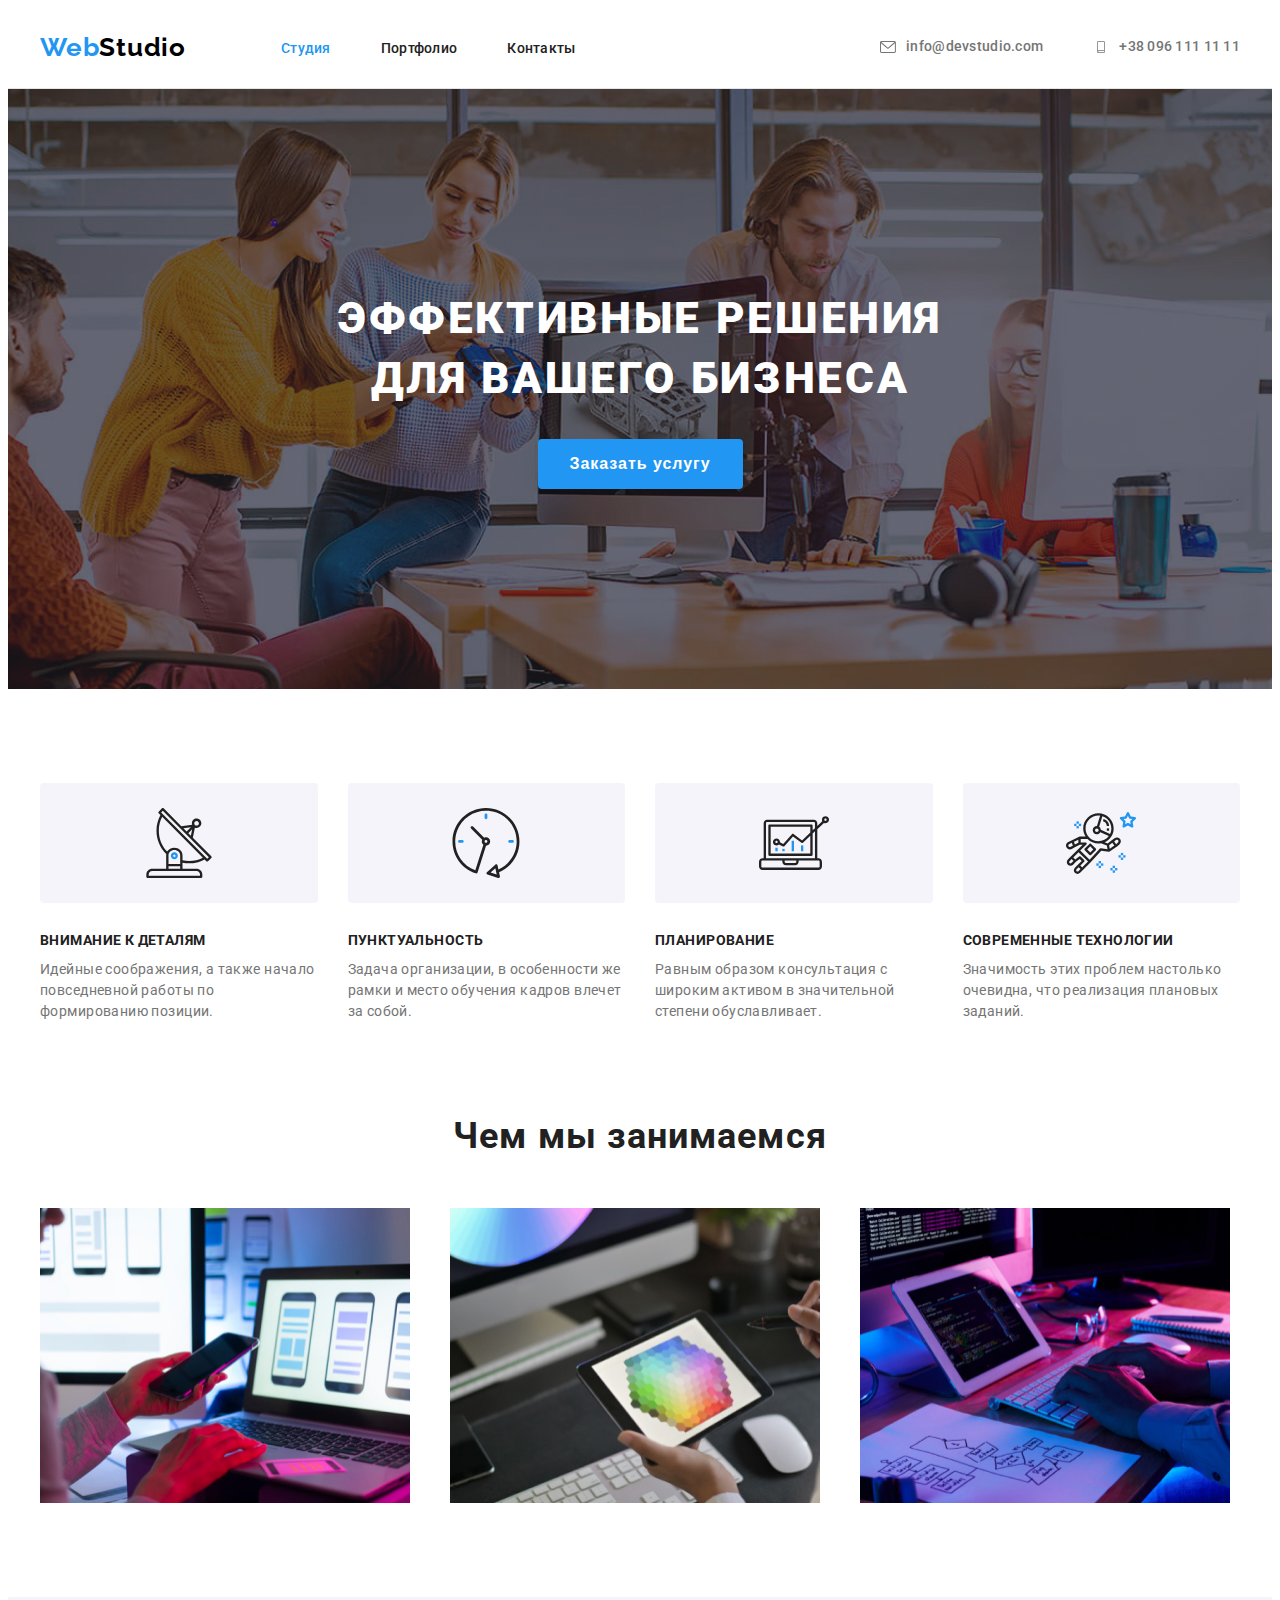
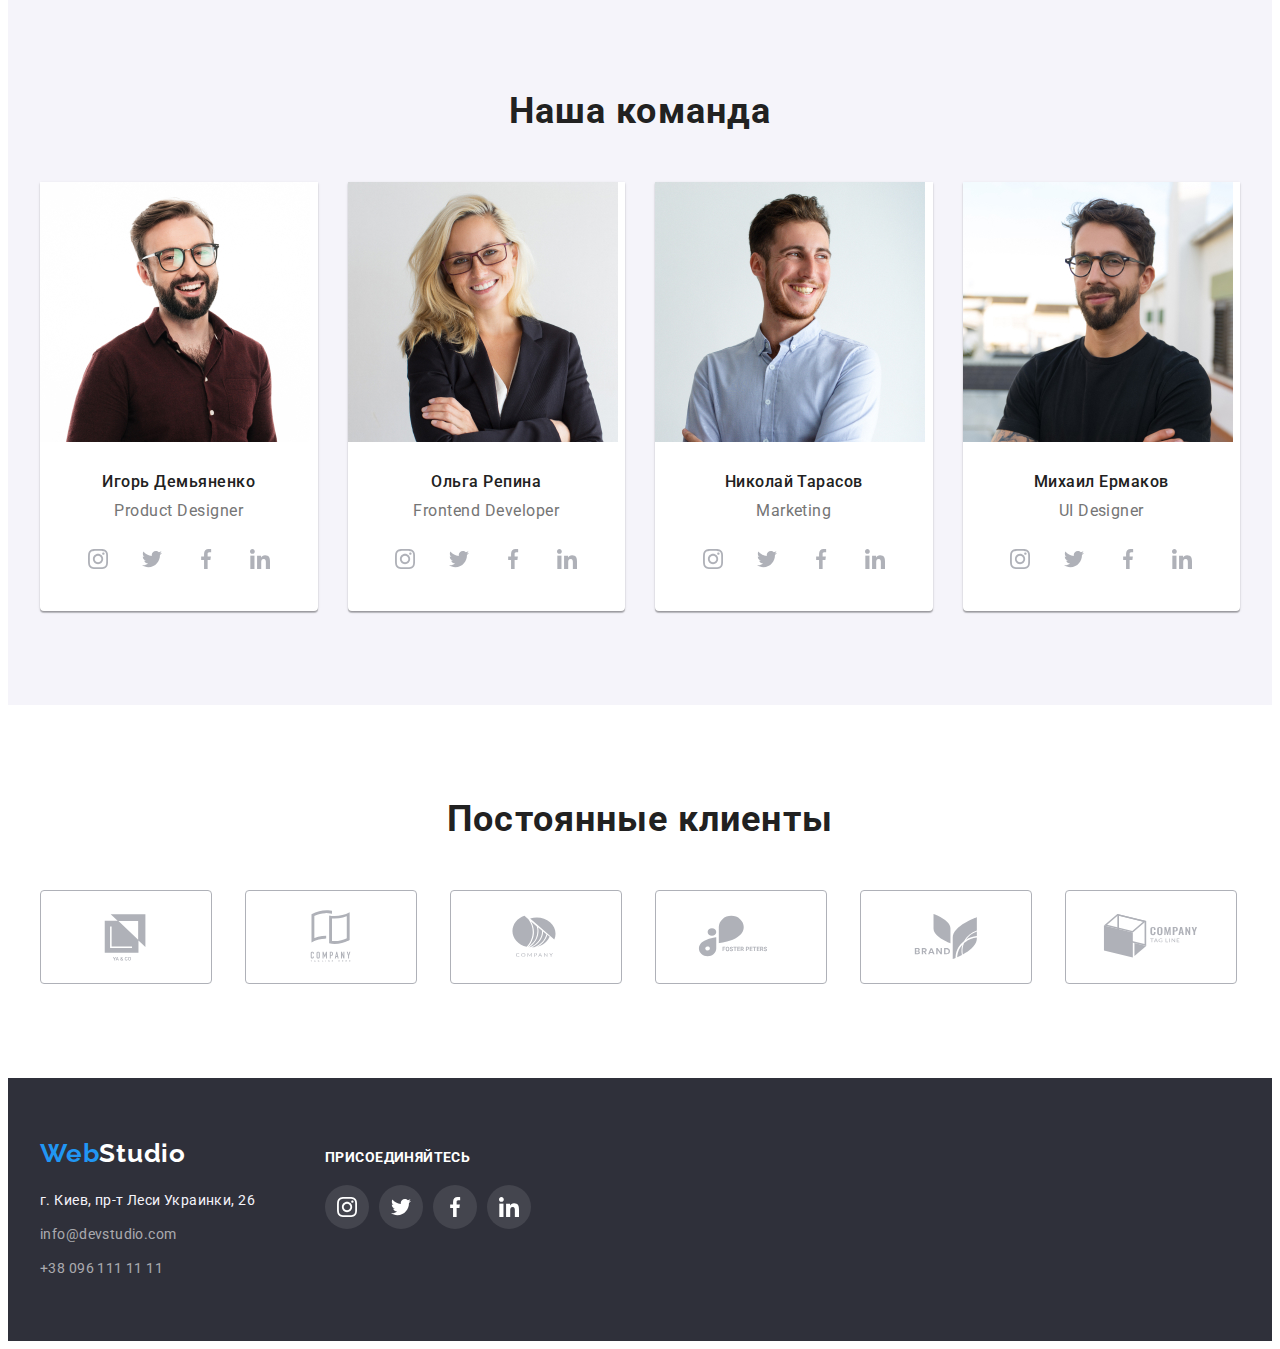
<file: index.html>
<!DOCTYPE html>
<html lang="ru">

<head>
    <meta charset="UTF-8">
    <meta http-equiv="X-UA-Compatible" content="IE=edge">
    <meta name="viewport" content="width=device-width, initial-scale=1.0">
    <title>Студия</title>
    <link rel="preconnect" href="https://fonts.googleapis.com">
    <link rel="preconnect" href="https://fonts.gstatic.com" crossorigin>
    <link
        href="https://fonts.googleapis.com/css2?family=Raleway:wght@700&family=Roboto:wght@400;500;700;900&display=swap"
        rel="stylesheet">
    <link rel="stylesheet" href="https://cdnjs.cloudflare.com/ajax/libs/modern-normalize/1.1.0/modern-normalize.min.css"
        integrity="sha512-wpPYUAdjBVSE4KJnH1VR1HeZfpl1ub8YT/NKx4PuQ5NmX2tKuGu6U/JRp5y+Y8XG2tV+wKQpNHVUX03MfMFn9Q=="
        crossorigin="anonymous" referrerpolicy="no-referrer" />
    <link rel="stylesheet" href="./css/style.css">
</head>

<body>
    <!-- HEADER -->

    <header class="page-header">
        <div class="container page-header-container">
            <nav class="page-nav">
                <a class="logo-link" href="" lang="en"> Web<span class="logo-color-header">Studio</span></a>
                <ul class="menu">
                    <li class="menu-item">
                        <a class="menu-link current" href="./index.html">Студия</a>
                    </li>
                    <li class="menu-item">
                        <a class="menu-link" href="./portfolio.html">Портфолио</a>
                    </li>
                    <li class="menu-item">
                        <a class="menu-link" href="">Контакты</a>
                    </li>
                </ul>
            </nav>
            <ul class="menu-contact">
                <li class="menu-contact-item">
                    <a class="mail-adress" href="mailto:info@devstudio.com">
                        <svg class="menu-contact-icon" width="16" height="12">
                            <use href="./images/sprite.svg#icon-envelope"></use>
                        </svg>
                        info@devstudio.com</a>
                </li>
                <li>
                    <a class="phone-number" href="tel:+380961111111">
                        <svg class="menu-contact-icon" width="16" height="12">
                            <use href="./images/sprite.svg#icon-smartphone"></use>
                        </svg>
                        +38 096 111 11 11</a>
                </li>
            </ul>
        </div>
    </header>
    
    <main>
        <!-- Hero -->
        <section class="hero">
            <div class="container">
                <h1 class="tagline-hero">Эффективные решения для вашего бизнеса</h1>
                <button class="modal-btn" type="button">Заказать услугу</button>
            </div>
        </section>
        <!-- Our advantages -->
        <section class="section">
            <div class="container">
                <h2 class="visually-hidden">Наши преимущества</h2>
                <ul class="our-advantages">
                    <li class="list-advantages">
                        <div class="advantages-item">
                            <svg class="advantages-item-icon" width="70" height="70">
                                <use href="./images/sprite.svg#icon-antenna"></use>
                            </svg>
                        </div>
                        <h3 class="advantages">Внимание к деталям</h3>
                        <p class="description">Идейные соображения, а также начало повседневной работы по формированию
                            позиции.</p>
                    </li>
                    <li class="list-advantages">
                        <div class="advantages-item">
                            <svg class="advantages-item-icon" width="70" height="70">
                                <use href="./images/sprite.svg#icon-clock"></use>
                            </svg>
                        </div>
                        <h3 class="advantages">Пунктуальность</h3>
                        <p class="description">Задача организации, в особенности же рамки и место обучения кадров влечет
                            за собой.</p>
                    </li>
                    <li class="list-advantages">
                        <div class="advantages-item">
                            <svg class="advantages-item-icon" width="70" height="70">
                                <use href="./images/sprite.svg#icon-diagram"></use>
                            </svg>
                        </div>
                        <h3 class="advantages">Планирование</h3>
                        <p class="description">Равным образом консультация с широким активом в значительной степени
                            обуславливает.</p>
                    </li>
                    <li class="list-advantages">
                        <div class="advantages-item">
                            <svg class="advantages-item-icon" width="70" height="70">
                                <use href="./images/sprite.svg#icon-astronaut"></use>
                            </svg>
                        </div>
                        <h3 class="advantages">Современные технологии</h3>
                        <p class="description">Значимость этих проблем настолько очевидна, что реализация плановых
                            заданий.</p>
                    </li>
                </ul>
            </div>
        </section>
        <!-- Gallery -->
        <section class="section gallery-section">
            <div class="container">
                <h2 class="title">Чем мы занимаемся</h2>
                <ul class="gallery">
                    <li class="gallery-img">
                        <img src="./images/gallery/gallery-img-1.jpg" alt="програмист пишет код" width="370"
                            height="295">
                    </li>
                    <li class="gallery-img">
                        <img src="./images/gallery/gallery-img-2.jpg" alt="програмист держит телефон" width="370"
                            height="295">
                    </li>
                    <li class="gallery-img">
                        <img src="./images/gallery/gallery-img-3.jpg" alt="програмист выбирает цвет" width="370"
                            height="295">
                    </li>
                </ul>
            </div>
        </section>
        <!-- Our Team -->
        <section class="section bcg-team">
            <div class="container">
                <h2 class="title">Наша команда</h2>
                <ul class="employees">
                    <li class="team-card">
                        <img src="./images/our_team/igor_demyanenko.jpg" alt="сотрудник компании" width="270"
                            height="260">
                        <div class="team-card-content-wrap">
                            <h3 class="name-team">Игорь Демьяненко</h3>
                            <p class="position-team" lang="en">Product Designer</p>
                            <ul class="social-list">
                                <li class="social-list-item">
                                    <a href="https://www.instagram.com/" target="blank" rel="noopener noreferrer"
                                        class="social-list-link">
                                        <svg class="social-list-icon" width="20" height="20">
                                            <use href="./images/sprite.svg#icon-instagram"></use>
                                        </svg>
                                    </a>
                                </li>
                                <li class="social-list-item">
                                    <a href="https://twitter.com/" target="blank" rel="noopener noreferrer"
                                        class="social-list-link">
                                        <svg class="social-list-icon" width="20" height="20">
                                            <use href="./images/sprite.svg#icon-twitter"></use>
                                        </svg>
                                    </a>
                                </li>
                                <li class="social-list-item">
                                    <a href="https://www.facebook.com/" target="blank" rel="noopener noreferrer"
                                        class="social-list-link">
                                        <svg class="social-list-icon" width="20" height="20">
                                            <use href="./images/sprite.svg#icon-facebook"></use>
                                        </svg>
                                    </a>
                                </li>
                                <li class="social-list-item">
                                    <a href="https://www.linkedin.com/" target="blank" rel="noopener noreferrer"
                                        class="social-list-link">
                                        <svg class="social-list-icon" width="20" height="20">
                                            <use href="./images/sprite.svg#icon-linkedin"></use>
                                        </svg>
                                    </a>
                                </li>
                            </ul>
                        </div>
                    </li>
                    <li class="team-card">
                        <img src="./images/our_team/olga_repina.jpg" alt="сотрудник компании" width="270" height="260">
                        <div class="team-card-content-wrap">
                            <h3 class="name-team">Ольга Репина</h3>
                            <p class="position-team" lang="en">Frontend Developer</p>
                            <ul class="social-list">
                                <li class="social-list-item">
                                    <a href="https://www.instagram.com/" target="blank" rel="noopener noreferrer"
                                        class="social-list-link">
                                        <svg class="social-list-icon" width="20" height="20">
                                            <use href="./images/sprite.svg#icon-instagram"></use>
                                        </svg>
                                    </a>
                                </li>
                                <li class="social-list-item">
                                    <a href="https://twitter.com/" target="blank" rel="noopener noreferrer"
                                        class="social-list-link">
                                        <svg class="social-list-icon" width="20" height="20">
                                            <use href="./images/sprite.svg#icon-twitter"></use>
                                        </svg>
                                    </a>
                                </li>
                                <li class="social-list-item">
                                    <a href="https://www.facebook.com/" target="blank" rel="noopener noreferrer"
                                        class="social-list-link">
                                        <svg class="social-list-icon" width="20" height="20">
                                            <use href="./images/sprite.svg#icon-facebook"></use>
                                        </svg>
                                    </a>
                                </li>
                                <li class="social-list-item">
                                    <a href="https://www.linkedin.com/" target="blank" rel="noopener noreferrer"
                                        class="social-list-link">
                                        <svg class="social-list-icon" width="20" height="20">
                                            <use href="./images/sprite.svg#icon-linkedin"></use>
                                        </svg>
                                    </a>
                                </li>
                            </ul>
                        </div>
                    </li>
                    <li class="team-card">
                        <img src="./images/our_team/nicolay_tarasov.jpg" alt="сотрудник компании" width="270"
                            height="260">
                        <div class="team-card-content-wrap">
                            <h3 class="name-team">Николай Тарасов</h3>
                            <p class="position-team" lang="en">Marketing</p>
                            <ul class="social-list">
                                <li class="social-list-item">
                                    <a href="https://www.instagram.com/" target="blank" rel="noopener noreferrer"
                                        class="social-list-link">
                                        <svg class="social-list-icon" width="20" height="20">
                                            <use href="./images/sprite.svg#icon-instagram"></use>
                                        </svg>
                                    </a>
                                </li>
                                <li class="social-list-item">
                                    <a href="https://twitter.com/" target="blank" rel="noopener noreferrer"
                                        class="social-list-link">
                                        <svg class="social-list-icon" width="20" height="20">
                                            <use href="./images/sprite.svg#icon-twitter"></use>
                                        </svg>
                                    </a>
                                </li>
                                <li class="social-list-item">
                                    <a href="https://www.facebook.com/" target="blank" rel="noopener noreferrer"
                                        class="social-list-link">
                                        <svg class="social-list-icon" width="20" height="20">
                                            <use href="./images/sprite.svg#icon-facebook"></use>
                                        </svg>
                                    </a>
                                </li>
                                <li class="social-list-item">
                                    <a href="https://www.linkedin.com/" target="blank" rel="noopener noreferrer"
                                        class="social-list-link">
                                        <svg class="social-list-icon" width="20" height="20">
                                            <use href="./images/sprite.svg#icon-linkedin"></use>
                                        </svg>
                                    </a>
                                </li>
                            </ul>
                        </div>
                    </li>
                    <li class="team-card">
                        <img src="./images/our_team/michael_ermakov.jpg" alt="сотрудник компании" width="270"
                            height="260">
                        <div class="team-card-content-wrap">
                            <h3 class="name-team">Михаил Ермаков</h3>
                            <p class="position-team" lang="en">UI Designer</p>
                            <ul class="social-list">
                                <li class="social-list-item">
                                    <a href="https://www.instagram.com/" target="blank" rel="noopener noreferrer"
                                        class="social-list-link">
                                        <svg class="social-list-icon" width="20" height="20">
                                            <use href="./images/sprite.svg#icon-instagram"></use>
                                        </svg>
                                    </a>
                                </li>
                                <li class="social-list-item">
                                    <a href="https://twitter.com/" target="blank" rel="noopener noreferrer"
                                        class="social-list-link">
                                        <svg class="social-list-icon" width="20" height="20">
                                            <use href="./images/sprite.svg#icon-twitter"></use>
                                        </svg>
                                    </a>
                                </li>
                                <li class="social-list-item">
                                    <a href="https://www.facebook.com/" target="blank" rel="noopener noreferrer"
                                        class="social-list-link">
                                        <svg class="social-list-icon" width="20" height="20">
                                            <use href="./images/sprite.svg#icon-facebook"></use>
                                        </svg>
                                    </a>
                                </li>
                                <li class="social-list-item">
                                    <a href="https://www.linkedin.com/" target="blank" rel="noopener noreferrer"
                                        class="social-list-link">
                                        <svg class="social-list-icon" width="20" height="20">
                                            <use href="./images/sprite.svg#icon-linkedin"></use>
                                        </svg>
                                    </a>
                                </li>
                            </ul>
                        </div>
                    </li>
                </ul>
            </div>
        </section>
        <!-- Regular customers -->
        <section class="section">
            <div class="container">
                <h2 class="title">Постоянные клиенты</h2>
                <ul class="customers-list">
                    <li class="customers-item">
                        <a href="" class="customers-list-link">
                            <svg class="customers-icon" width="106" height="60">
                                <use href="./images/sprite.svg#icon-logo-1"></use>
                            </svg>
                        </a>
                    </li>
                    <li class="customers-item">
                        <a href="" class="customers-list-link">
                            <svg class="customers-icon" width="106" height="60">
                                <use href="./images/sprite.svg#icon-logo-2"></use>
                            </svg>
                        </a>
                    </li>
                    <li class="customers-item">
                        <a href="" class="customers-list-link">
                            <svg class="customers-icon" width="106" height="60">
                                <use href="./images/sprite.svg#icon-logo-3"></use>
                            </svg>
                        </a>
                    </li>
                    <li class="customers-item">
                        <a href="" class="customers-list-link">
                            <svg class="customers-icon" width="106" height="60">
                                <use href="./images/sprite.svg#icon-logo-4"></use>
                            </svg>
                        </a>
                    </li>
                    <li class="customers-item">
                        <a href="" class="customers-list-link">
                            <svg class="customers-icon" width="106" height="60">
                                <use href="./images/sprite.svg#icon-logo-5"></use>
                            </svg>
                        </a>
                    </li>
                    <li class="customers-item">
                        <a href="" class="customers-list-link">
                            <svg class="customers-icon" width="106" height="60">
                                <use href="./images/sprite.svg#icon-logo-6"></use>
                            </svg>
                        </a>
                    </li>
                </ul>
            </div>
        </section>
    </main>
    <!-- Footer -->
    <footer class="footer">
        <div class="footer-container container">
            <div class="adress-footer">
                <a class="logo-link-footer" href="" lang="en"> Web<span class="logo-color-footer">Studio</span></a>
                <address>
                    <ul class="">
                        <li class="menu-item-footer">
                            <a class="adress-link" href="https://goo.gl/maps/T9orwBLMRkrx8FRf8" target="blank"
                                rel="noopener noreferrer"> <span class="color-adress-link">г. Киев, пр-т Леси Украинки,
                                    26</span></a>
                        </li>
                        <li class="menu-item-footer">
                            <a class="adress-link" href="mailto:info@devstudio.com">info@devstudio.com</a>
                        </li>
                        <li class="menu-item-footer">
                            <a class="adress-link" href="tel:+380961111111">+38 096 111 11 11</a>
                        </li>
                    </ul>
                </address>
            </div>
            <div>
                <h2 class="join-title">ПРИСОЕДИНЯЙТЕСЬ</h2>
                <ul class="join-list">
                    <li class="join-list-item">
                        <a href="https://www.instagram.com/" target="blank" rel="noopener noreferrer"
                            class="join-list-link">
                            <svg class="join-list-icon" width="20" height="20">
                                <use href="./images/sprite.svg#icon-instagram"></use>
                            </svg>
                        </a>
                    </li>
                    <li class="join-list-item">
                        <a href="https://twitter.com/" target="blank" rel="noopener noreferrer" class="join-list-link">
                            <svg class="join-list-icon" width="20" height="20">
                                <use href="./images/sprite.svg#icon-twitter"></use>
                            </svg>
                        </a>
                    </li>
                    <li class="join-list-item">
                        <a href="https://www.facebook.com/" target="blank" rel="noopener noreferrer"
                            class="join-list-link">
                            <svg class="join-list-icon" width="20" height="20">
                                <use href="./images/sprite.svg#icon-facebook"></use>
                            </svg>
                        </a>
                    </li>
                    <li class="join-list-item">
                        <a href="https://www.linkedin.com/" target="blank" rel="noopener noreferrer"
                            class="join-list-link">
                            <svg class="join-list-icon" width="20" height="20">
                                <use href="./images/sprite.svg#icon-linkedin"></use>
                            </svg>
                        </a>
                    </li>
                </ul>
            </div>
        </div>
    </footer>
</body>

</html>
</file>
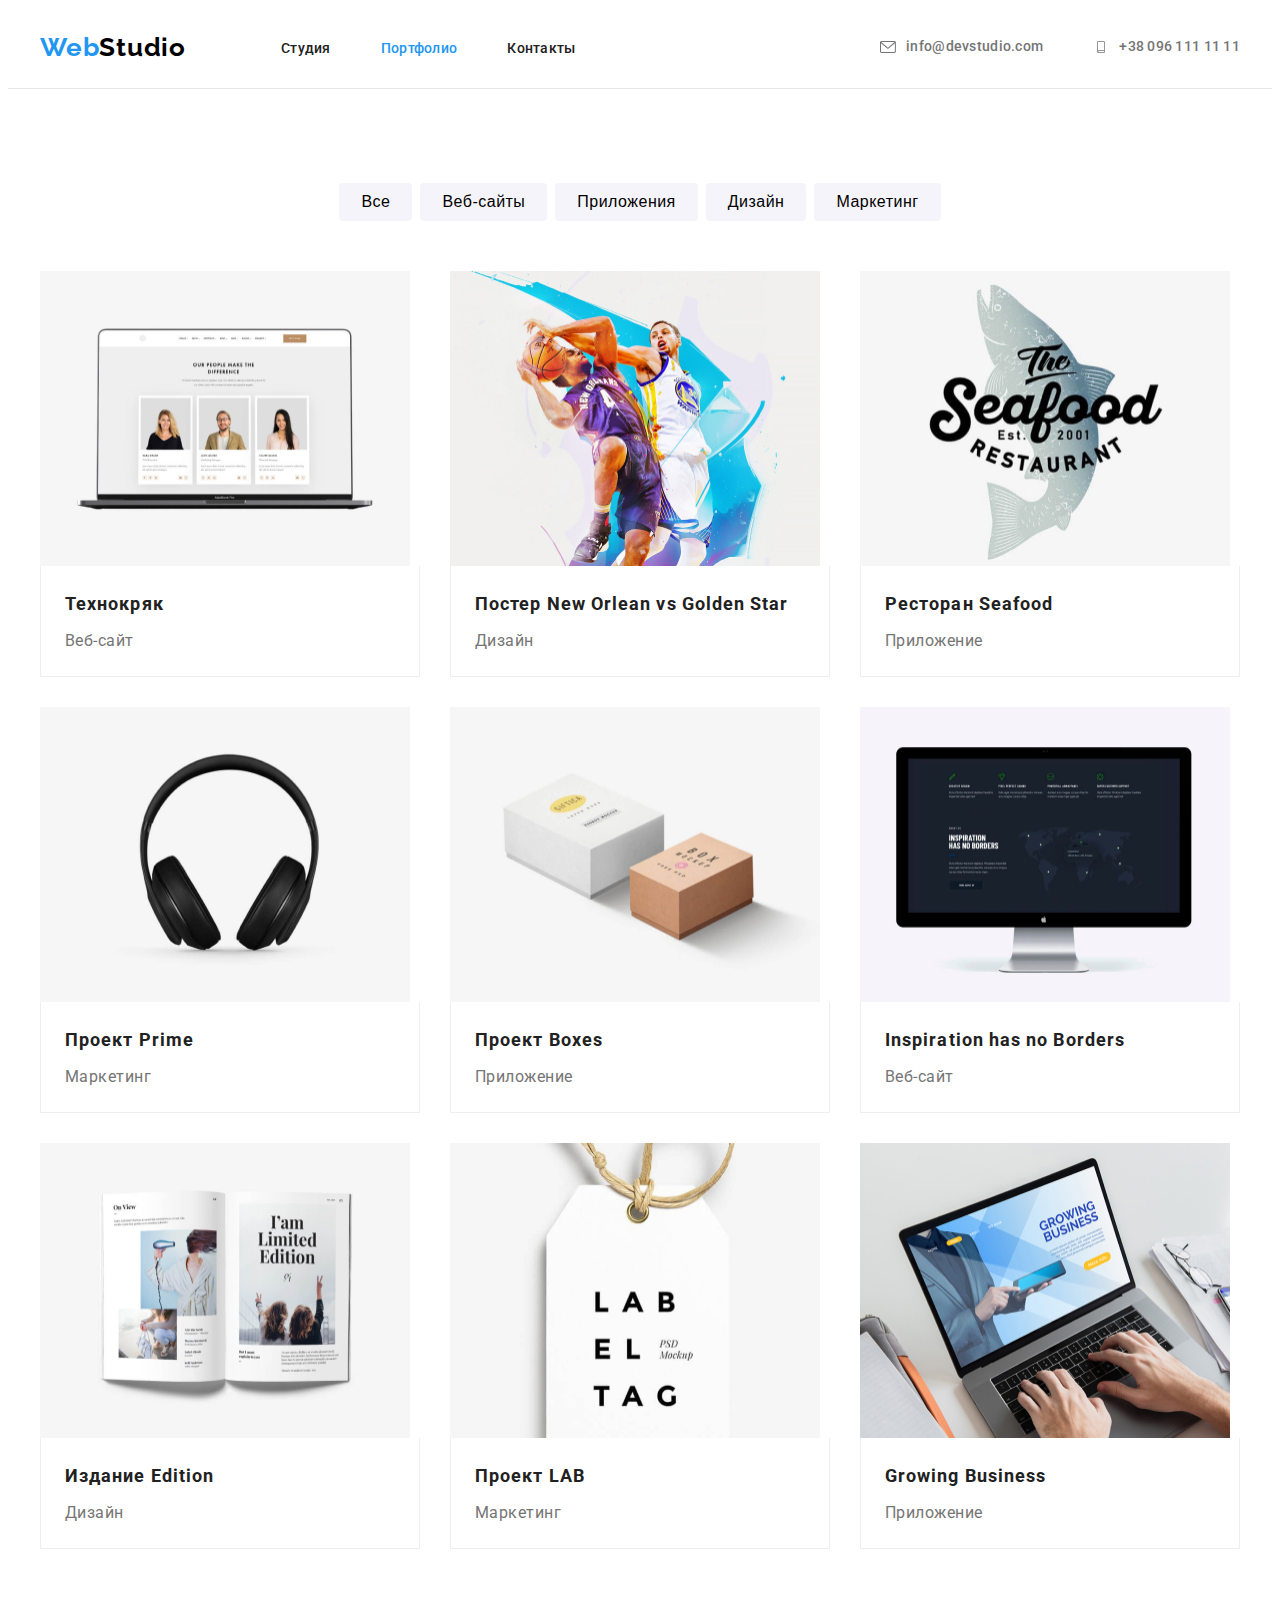
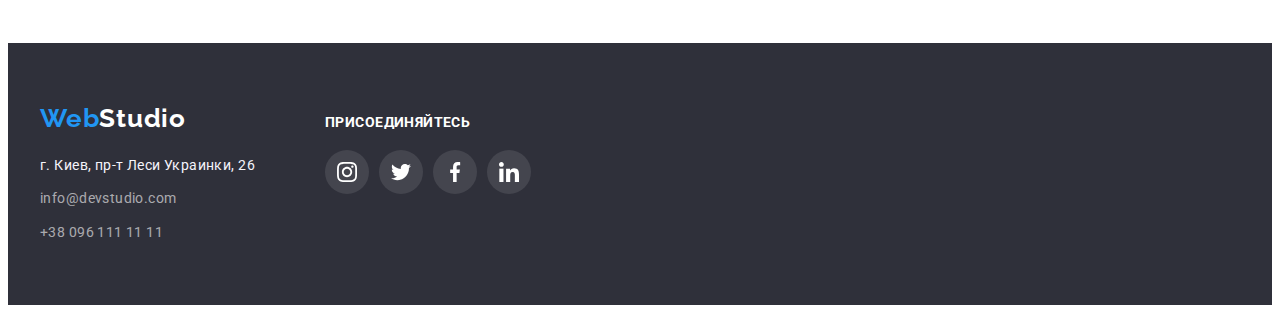
<file: portfolio.html>
<!DOCTYPE html>
<html lang="ru">

<head>
    <meta charset="UTF-8">
    <meta http-equiv="X-UA-Compatible" content="IE=edge">
    <meta name="viewport" content="width=device-width, initial-scale=1.0">
    <title>Портфолио</title>
    <link rel="preconnect" href="https://fonts.googleapis.com">
    <link rel="preconnect" href="https://fonts.gstatic.com" crossorigin>
    <link href="https://fonts.googleapis.com/css2?family=Raleway:wght@700&family=Roboto:wght@400;500;700;900&display=swap"
        rel="stylesheet">
    <link rel="stylesheet" href="https://cdnjs.cloudflare.com/ajax/libs/modern-normalize/1.1.0/modern-normalize.min.css"
        integrity="sha512-wpPYUAdjBVSE4KJnH1VR1HeZfpl1ub8YT/NKx4PuQ5NmX2tKuGu6U/JRp5y+Y8XG2tV+wKQpNHVUX03MfMFn9Q=="
        crossorigin="anonymous" referrerpolicy="no-referrer" />
    <link rel="stylesheet" href="./css/style.css">
</head>

<body>
    <!-- HEADER -->

    <header class="page-header">
        <div class="container page-header-container">
            <nav class="page-nav">
                <a class="logo-link" href="" lang="en"> Web<span class="logo-color-header">Studio</span></a>
                <ul class="menu">
                    <li class="menu-item">
                        <a class="menu-link" href="./index.html">Студия</a>
                    </li>
                    <li class="menu-item">
                        <a class="menu-link current" href="./portfolio.html">Портфолио</a>
                    </li>
                    <li class="menu-item">
                        <a class="menu-link" href="">Контакты</a>
                    </li>
                </ul>
            </nav>
            <ul class="menu-contact">
                <li class="menu-contact-item">
                    <a class="mail-adress" href="mailto:info@devstudio.com">
                        <svg class="menu-contact-icon" width="16" height="12">
                            <use href="./images/sprite.svg#icon-envelope"></use>
                        </svg>
                        info@devstudio.com</a>
                </li>
                <li>
                    <a class="phone-number" href="tel:+380961111111">
                        <svg class="menu-contact-icon" width="16" height="12">
                            <use href="./images/sprite.svg#icon-smartphone"></use>
                        </svg>
                        +38 096 111 11 11</a>
                </li>
            </ul>
        </div>
    </header>
    <main>
        <!-- Button projects -->
        <section class="section">
            <div class="container">
                <h1 class="visually-hidden">Our projects</h1>
                <ul class=" menu-progects">
                    <li class="menu-progcts-btn">
                        <button class="progects-btn" type="button">Все</button>
                    </li>
                    <li class="menu-progcts-btn">
                        <button class="progects-btn" type="button">Веб-сайты</button>
                    </li>
                    <li class="menu-progcts-btn">
                        <button class="progects-btn" type="button">Приложения</button>
                    </li>
                    <li class="menu-progcts-btn">
                        <button class="progects-btn" type="button">Дизайн</button>
                    </li>
                    <li class="menu-progcts-btn">
                        <button class="progects-btn" type="button">Маркетинг</button>
                    </li>
                </ul>
                <!-- Galery projects -->
                <ul class="projects-portfolio">
                    <li class="card-projects">
                        <a class="card-projects-link" href="">
                            <img src="./images/portfolio-project/portfolio-1.jpg" alt="ноутбук" width="370" height="295">
                            <div class="card-projects-content-wrap">
                                <h2 class="name-projects">Технокряк</h2>
                                <p class="type-projects">Веб-сайт</p>
                            </div>
                        </a>
                    </li>
                    <li class="card-projects">
                        <a class="card-projects-link" href="">
                        <img src="./images/portfolio-project/portfolio-2.jpg" alt="баскетболисты" width="370" height="295">
                        <div class="card-projects-content-wrap">
                            <h2 class="name-projects">Постер New Orlean vs Golden Star</h2>
                            <p class="type-projects">Дизайн</p>
                        </div>
                        </a>
                    </li>
                    <li class="card-projects">
                        <a class="card-projects-link" href="">
                        <img src="./images/portfolio-project/portfolio-3.jpg" alt="рыба" width="370" height="295">
                        <div class="card-projects-content-wrap">
                            <h2 class="name-projects">Ресторан Seafood</h2>
                            <p class="type-projects">Приложение</p>
                        </div>
                        </a>
                    </li>
                    <li class="card-projects">
                        <a class="card-projects-link" href="">
                        <img src="./images/portfolio-project/portfolio-4.jpg" alt="наушники" width="370" height="295">
                        <div class="card-projects-content-wrap">
                            <h2 class="name-projects">Проект Prime</h2>
                            <p class="type-projects">Маркетинг</p>
                        </div>
                        </a>
                    </li>
                    <li class="card-projects">
                        <a class="card-projects-link" href="">
                        <img src="./images/portfolio-project/portfolio-5.jpg" alt="две коробки" width="370" height="295">
                        <div class="card-projects-content-wrap">
                            <h2 class="name-projects">Проект Boxes</h2>
                            <p class="type-projects">Приложение</p>
                        </div>
                        </a>
                    </li>
                    <li class="card-projects">
                        <a class="card-projects-link" href="">
                        <img src="./images/portfolio-project/portfolio-6.jpg" alt="монитор" width="370" height="295">
                        <div class="card-projects-content-wrap">
                            <h2 class="name-projects">Inspiration has no Borders</h2>
                            <p class="type-projects">Веб-сайт</p>
                        </div>
                        </a>
                    </li>
                    <li class="card-projects">
                        <a class="card-projects-link" href="">
                        <img src="./images/portfolio-project/portfolio-7.jpg" alt="журнал" width="370" height="295">
                        <div class="card-projects-content-wrap">
                            <h2 class="name-projects">Издание <span lang="en">Edition</span></h2>
                            <p class="type-projects">Дизайн</p>
                        </div>
                        </a>
                    </li>
                    <li class="card-projects">
                        <a class="card-projects-link" href="">
                        <img src="./images/portfolio-project/portfolio-8.jpg" alt="этикетка" width="370" height="295">
                        <div class="card-projects-content-wrap">
                            <h2 class="name-projects">Проект LAB</h2>
                            <p class="type-projects">Маркетинг</p>
                        </div>
                        </a>
                    </li>
                    <li class="card-projects">
                        <a class="card-projects-link" href="">
                        <img src="./images/portfolio-project/portfolio-9.jpg" alt="ноутбук за которым работают" width="370" height="295">
                        <div class="card-projects-content-wrap">
                            <h2 class="name-projects">Growing Business</h2>
                            <p class="type-projects">Приложение</p>
                        </div>
                        </a>
                    </li>
                </ul>
            </div>
        </section>
    </main>
    <!-- Footer -->
    <footer class="footer">
        <div class="footer-container container">
            <div class="adress-footer">
                <a class="logo-link-footer" href="" lang="en"> Web<span class="logo-color-footer">Studio</span></a>
                <address>
                    <ul class="">
                        <li class="menu-item-footer">
                            <a class="adress-link" href="https://goo.gl/maps/T9orwBLMRkrx8FRf8" target="blank"
                                rel="noopener noreferrer"> <span class="color-adress-link">г. Киев, пр-т Леси Украинки,
                                    26</span></a>
                        </li>
                        <li class="menu-item-footer">
                            <a class="adress-link" href="mailto:info@devstudio.com">info@devstudio.com</a>
                        </li>
                        <li class="menu-item-footer">
                            <a class="adress-link" href="tel:+380961111111">+38 096 111 11 11</a>
                        </li>
                    </ul>
                </address>
            </div>
            <div>
                <h2 class="join-title">ПРИСОЕДИНЯЙТЕСЬ</h2>
                <ul class="join-list">
                    <li class="join-list-item">
                        <a href="https://www.instagram.com/" target="blank" rel="noopener noreferrer"
                            class="join-list-link">
                            <svg class="join-list-icon" width="20" height="20">
                                <use href="./images/sprite.svg#icon-instagram"></use>
                            </svg>
                        </a>
                    </li>
                    <li class="join-list-item">
                        <a href="https://twitter.com/" target="blank" rel="noopener noreferrer" class="join-list-link">
                            <svg class="join-list-icon" width="20" height="20">
                                <use href="./images/sprite.svg#icon-twitter"></use>
                            </svg>
                        </a>
                    </li>
                    <li class="join-list-item">
                        <a href="https://www.facebook.com/" target="blank" rel="noopener noreferrer" class="join-list-link">
                            <svg class="join-list-icon" width="20" height="20">
                                <use href="./images/sprite.svg#icon-facebook"></use>
                            </svg>
                        </a>
                    </li>
                    <li class="join-list-item">
                        <a href="https://www.linkedin.com/" target="blank" rel="noopener noreferrer" class="join-list-link">
                            <svg class="join-list-icon" width="20" height="20">
                                <use href="./images/sprite.svg#icon-linkedin"></use>
                            </svg>
                        </a>
                    </li>
                </ul>
            </div>
        </div>
    </footer>
</body>

</html>
</file>
<file: css/style.css>
:root {
    --primary-font-family: 'Roboto', sans-serif;
    --secondary-font-family: 'Raleway', sans-serif;
    --primary-text-color: #212121;
    --secondary-text-color: #757575;
    --accent-color: #2196f3;
    --secondary-color: #ffffff;
    --third-color: #AFB1B8;

}

h1,
h2,
h3,
p {
    margin-top: 0;
    margin-bottom: 0;
}

ul,
ol {
    margin-top: 0;
    margin-bottom: 0;
    padding-left: 0;
    list-style: none;
}

img {
    display: block;
}

a {
    text-decoration: none;
}

body {
    font-family: var(--primary-font-family);
    color: var(--primary-text-color);
}

.container {
    width: 1200px;
    margin-left: auto;
    margin-right: auto;
    padding-left: 15px;
    padding-right: 15px;
}

.section {
    padding-top: 94px;
    padding-bottom: 94px;
}

.visually-hidden {
    position: absolute;
    width: 1px;
    height: 1px;
    margin: -1px;
    border: 0;
    padding: 0;
    white-space: nowrap;
    clip-path: inset(100%);
    clip: rect(0 0 0 0);
    overflow: hidden;
}

.mail-adress:hover .menu-contact-icon,
.mail-adress:focus .menu-contact-icon,
.phone-number:hover .menu-contact-icon,
.phone-number:focus .menu-contact-icon,
.mail-adress:hover,
.mail-adress:focus,
.phone-number:hover,
.phone-number:focus,
.menu-link:hover,
.menu-link:focus {
    color: var(--accent-color);
    fill: var(--accent-color);
}

/* HEADER */


.page-header {
    padding-top: 24px;
    padding-bottom: 25px;
    border-bottom: 1px solid #E5E5E5;
}

.page-header-container {
    display: flex;
    align-items: center;
    justify-content: space-between;
}

.page-nav {
    display: flex;
    align-items: center;
}

.logo-link {
    font-family: var(--secondary-font-family);
    font-weight: 700;
    font-size: 26px;
    line-height: 1.19;
    letter-spacing: 0.03em;
    color: var(--accent-color);
    margin-right: 95px;
}

.logo-color-header {
    color: #000000;
}

.menu {
    display: flex;
    align-items: center;
}

.menu-item:not(:last-child) {
    margin-right: 50px;
}

.menu-link {
    font-weight: 500;
    font-size: 14px;
    line-height: 1.14;
    letter-spacing: 0.02em;
    color: var(--primary-text-color);
}

.menu-link:hover,
.menu-link:focus {
    color: var(--accent-color)
}

.current {
    color: var(--accent-color);
}

.menu-contact {
    display: flex;
    align-items: center;
}

.menu-contact-item {
    margin-right: 50px;
}

.mail-adress,
.phone-number {
    display: flex;
    align-items: center;
    font-weight: 500;
    font-size: 14px;
    line-height: 1.14;
    letter-spacing: 0.02em;
    color: var(--secondary-text-color);
}

.menu-contact-icon {
    padding: 0;
    margin-right: 10px;
    fill: var(--secondary-text-color);
}

/* Hero */

.hero {
    background: #C4C4C4;
    text-align: center;
    padding: 200px 0px;
    background-image: linear-gradient(rgba(47, 48, 58, 0.4), rgba(47, 48, 58, 0.4)), url(../images/hero/bg.jpg);
    background-size: cover;
    background-position: 50% 50%;
    background-repeat: no-repeat;
    max-width: 1600px;
    margin-left: auto;
    margin-right: auto;
}

.tagline-hero {
    margin-left: auto;
    margin-right: auto;
    width: 698px;
}

.tagline-hero {
    font-weight: 900;
    font-size: 44px;
    line-height: 1.36;
    text-align: center;
    letter-spacing: 0.06em;
    text-transform: uppercase;
    color: var(--secondary-color);
    margin-bottom: 30px;
}

.modal-btn {
    display: flex;
    margin-right: auto;
    margin-left: auto;
}

.modal-btn {
    min-width: 200px;
    font-weight: 700;
    font-size: 16px;
    line-height: 1.9;
    letter-spacing: 0.06em;
    color: var(--secondary-color);
    background: var(--accent-color);
    box-shadow: 0px 4px 4px rgba(0, 0, 0, 0.15);
    border-radius: 4px;
    border: none;
    cursor: pointer;
    padding: 10px 32px;
}

.modal-btn:hover,
.modal-btn:focus {
    background: #188CE8;
    box-shadow: 0px 4px 4px rgba(0, 0, 0, 0.15);
    border-radius: 4px;
}

/* Our advantages */

.our-advantages {
    display: flex;
    flex-wrap: wrap;
    margin-left: -30px;
    margin-top: -30px;
}

.list-advantages {
    margin-left: 30px;
    margin-top: 30px;
    flex-basis: calc((100% - 120px) / 4);
}

.advantages-item {
    display: flex;
    align-items: center;
    justify-content: center;
    height: 120px;
    background: #F5F4FA;
    border-radius: 4px;
    margin-bottom: 30px;
}

.advantages {
    font-weight: 700;
    font-size: 14px;
    line-height: 1.14;
    letter-spacing: 0.03em;
    text-transform: uppercase;
    margin-bottom: 10px;
}

.description {
    font-size: 14px;
    line-height: 1.5;
    letter-spacing: 0.03em;
    color: var(--secondary-text-color);
}

/* Gallery */

.gallery-section {
    padding-top: 0px;

}

.title {
    font-weight: 700;
    font-size: 36px;
    line-height: 1.16;
    text-align: center;
    letter-spacing: 0.03em;
    margin-bottom: 50px;
}

.gallery {
    display: flex;
    flex-wrap: wrap;
    margin-left: -30px;
    margin-top: -30px;
}

.gallery-img {
    margin-left: 30px;
    margin-top: 30px;
    flex-basis: calc((100% - 90px) / 3);
}

/* Our Team */

.bcg-team {
    background: #F5F4FA;
}

.employees {
    display: flex;
    flex-wrap: wrap;
    margin-left: -30px;
    margin-top: -30px;
}

.team-card {
    background: var(--secondary-color);
    box-shadow: 0px 1px 3px rgba(0, 0, 0, 0.12),
        0px 1px 1px rgba(0, 0, 0, 0.14),
        0px 2px 1px rgba(0, 0, 0, 0.2);
    border-radius: 0px 0px 4px 4px;
}

.team-card {
    margin-left: 30px;
    margin-top: 30px;
    flex-basis: calc((100% - 120px) / 4);
}

.team-card-content-wrap {
    padding-top: 30px;
    padding-bottom: 30px;
}

.name-team {
    font-weight: 500;
    font-size: 16px;
    line-height: 1.19;
    text-align: center;
    letter-spacing: 0.03em;
    margin-bottom: 10px;
}

.position-team {
    font-size: 16px;
    line-height: 1.19;
    text-align: center;
    letter-spacing: 0.03em;
    color: var(--secondary-text-color);
    margin-bottom: 16px;
}

.social-list {
    display: flex;
    justify-content: center;
}

.social-list-item:not(:last-child) {
    margin-right: 10px;
}

.social-list-link {
    display: flex;
    align-items: center;
    justify-content: center;
    width: 44px;
    height: 44px;
    border-radius: 50%;
    background-color: var(--secondary-color);
}

.social-list-link:hover,
.social-list-link:focus {
    background-color: var(--accent-color);
}

.social-list-link:hover .social-list-icon,
.social-list-link:focus .social-list-icon {
    fill: var(--secondary-color);
}

.social-list-icon {
    fill: var(--third-color);
}

/* Regular customers */
.customers-list {
    display: flex;
    justify-content: center;
    margin-left: -30px;
    margin-top: -30px;
}

.customers-item {
    margin-left: 30px;
    margin-top: 30px;
    flex-basis: calc((100% - 180px) / 6);
}

.customers-list-link {
    display: flex;
    align-items: center;
    justify-content: center;
    width: 170px;
    height: 92px;
    border: 1px solid var(--third-color);
    border-radius: 4px;
}

.customers-icon {
    fill: var(--third-color);
}

.customers-list-link:hover .customers-icon,
.customers-list-link:focus .customers-icon {
    fill: var(--accent-color);
}

.customers-list-link:hover {
    border: 1px solid var(--accent-color);
}


/* Footer */

.footer {
    background: #2F303A;
    padding-top: 60px;
    padding-bottom: 60px;
}

.footer-container {
    display: flex;
    align-items: baseline
}

.logo-link-footer {
    display: block;
    font-family: var(--secondary-font-family);
    font-weight: 700;
    font-size: 26px;
    line-height: 1.19;
    letter-spacing: 0.03em;
    color: var(--accent-color);
    margin-bottom: 20px
}

.logo-color-footer {
    color: var(--secondary-color);
}

.adress-link {
    font-style: normal;
    font-size: 14px;
    line-height: 1.71;
    letter-spacing: 0.03em;
    color: rgba(255, 255, 255, 0.6);
}

.menu-item-footer:not(:last-child) {
    margin-bottom: 10px;
}

.color-adress-link {
    color: #F5F4FA
}

.adress-footer {
    margin-right: 70px;
}

.join-title {
    font-family: var(--primary-font-family);
    font-weight: 700;
    font-size: 14px;
    line-height: 16px;
    letter-spacing: 0.03em;
    text-transform: uppercase;
    color: var(--secondary-color);
    margin-bottom: 20px;
}

.join-list {
    display: flex;
    justify-content: center;
}

.join-list-item:not(:last-child) {
    margin-right: 10px;
}

.join-list-link {
    display: flex;
    align-items: center;
    justify-content: center;
    width: 44px;
    height: 44px;
    border-radius: 50%;
    background: rgba(255, 255, 255, 0.1);
}

.join-list-link:hover,
.join-list-link:focus {
    background-color: var(--accent-color);
}

.join-list-link:hover .join-list-icon,
.join-list-link:focus .join-list-icon {
    fill: var(--secondary-color);
}

.join-list-icon {
    fill: var(--secondary-color);
}


/* Portfolio */

.page-portfolio {
    padding-top: 94px;
    padding-bottom: 94px;
}

.menu-progects {
    display: flex;
    justify-content: center;
    margin-bottom: 50px;
}

.menu-progcts-btn:not(:last-child) {
    margin-right: 8px;
}

.progects-btn {
    font-weight: 500;
    font-size: 16px;
    line-height: 1.62;
    text-align: center;
    letter-spacing: 0.03em;
    background: #F5F4FA;
    border-radius: 4px;
    cursor: pointer;
    border: none;
    padding: 6px 22px;
}

.progects-btn:hover,
.progects-btn:focus {
    font-weight: 500;
    font-size: 16px;
    line-height: 1.62;
    text-align: center;
    letter-spacing: 0.03em;
    color: var(--secondary-color);
    background: var(--accent-color);
    box-shadow: 0px 3px 1px rgba(0, 0, 0, 0.1),
        0px 1px 2px rgba(0, 0, 0, 0.08),
        0px 2px 2px rgba(0, 0, 0, 0.12);
    border-radius: 4px;
}

/* Galery projects */

.projects-portfolio {
    display: flex;
    flex-wrap: wrap;
    margin-left: -30px;
    margin-top: -30px;
}

.card-projects {
    margin-top: 30px;
    margin-left: 30px;
    flex-basis: calc((100% - 90px) / 3);
}
.card-projects-link:hover,
.card-projects-link:focus{
    display: block;
    box-shadow: 0px 1px 1px rgba(0, 0, 0, 0.12),
    0px 4px 4px rgba(0, 0, 0, 0.06),
    1px 4px 6px rgba(0, 0, 0, 0.16);
}

.name-projects {
    font-family: var(--primary-font-family);
    font-weight: 700;
    font-size: 18px;
    line-height: 2;
    letter-spacing: 0.06em;
    margin-bottom: 4px;
     color: var(--primary-text-color);
}

.type-projects {
    font-family: var(--primary-font-family);
    font-size: 16px;
    line-height: 1.87;
    letter-spacing: 0.03em;
    color: var(--secondary-text-color);
}

.card-projects-content-wrap {
    padding: 20px 24px;
    border: 1px solid #EEEEEE;
    border-top: none;
}
</file>
